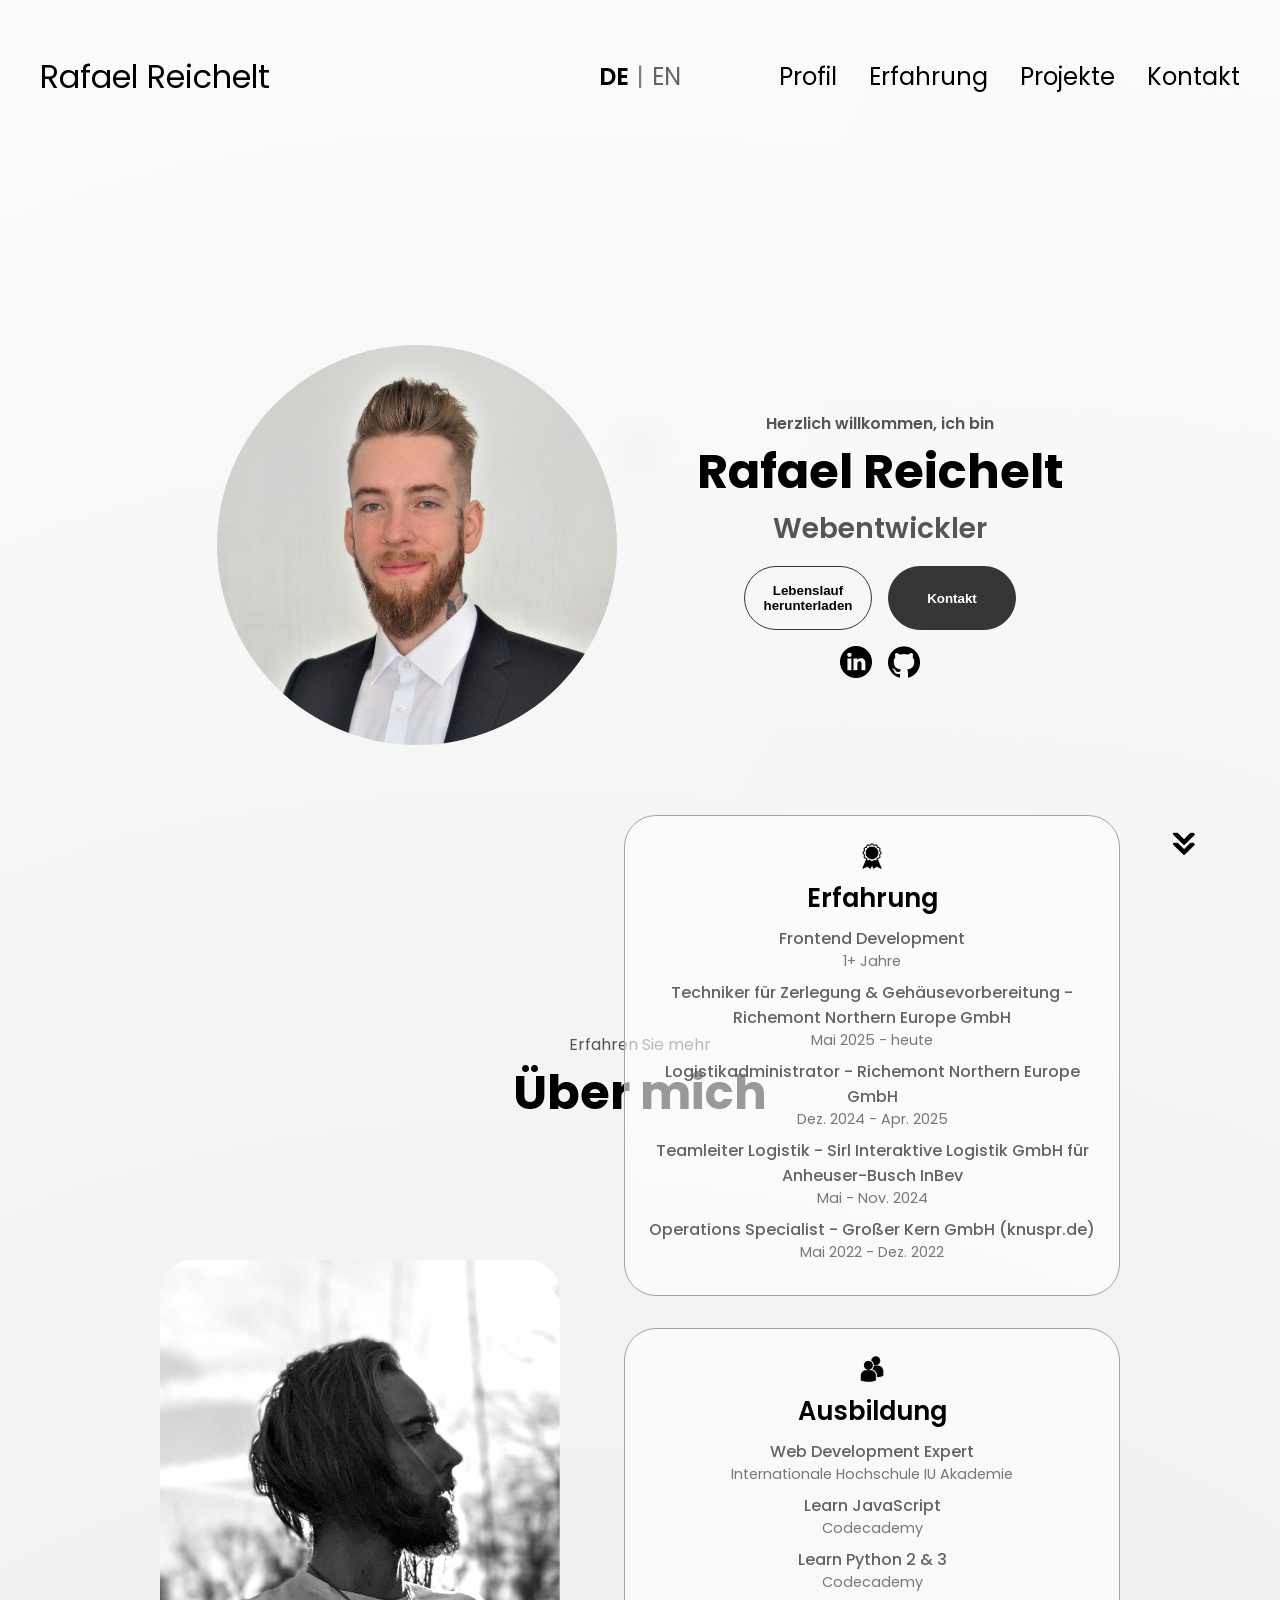
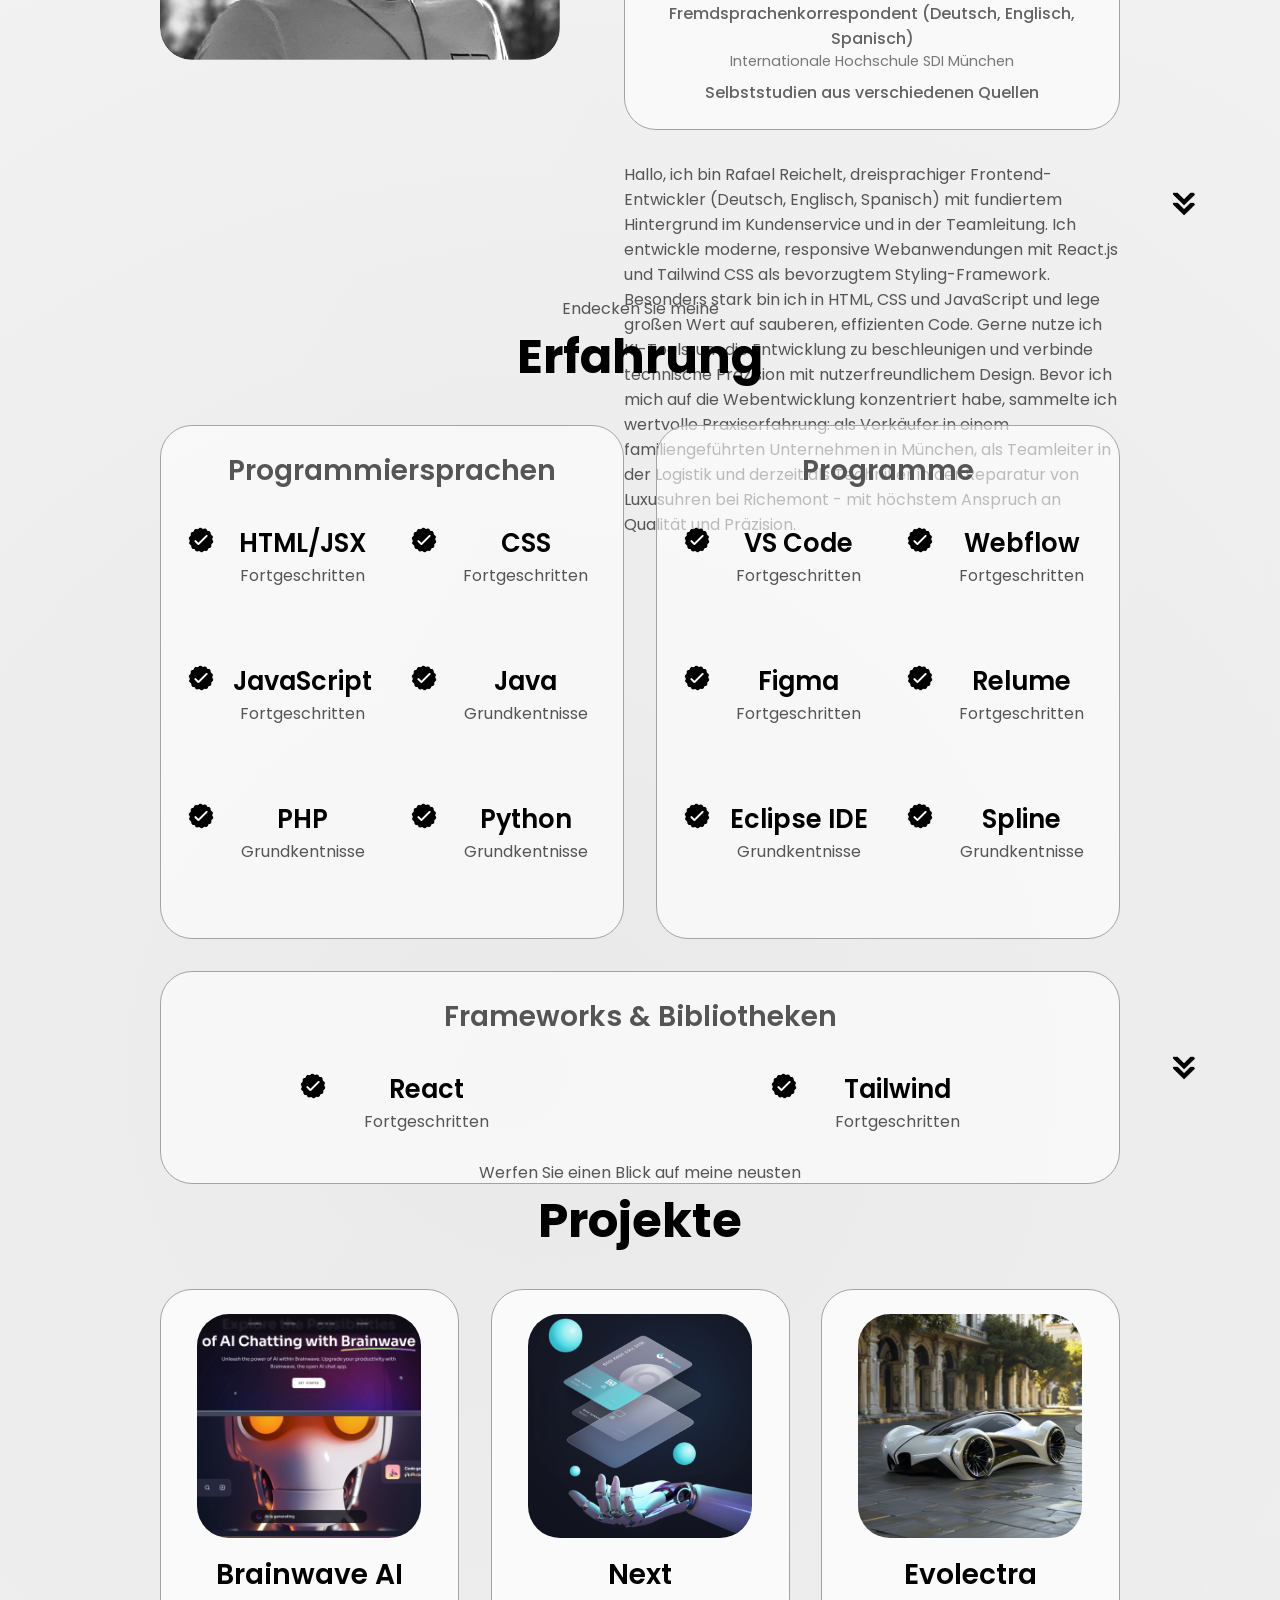
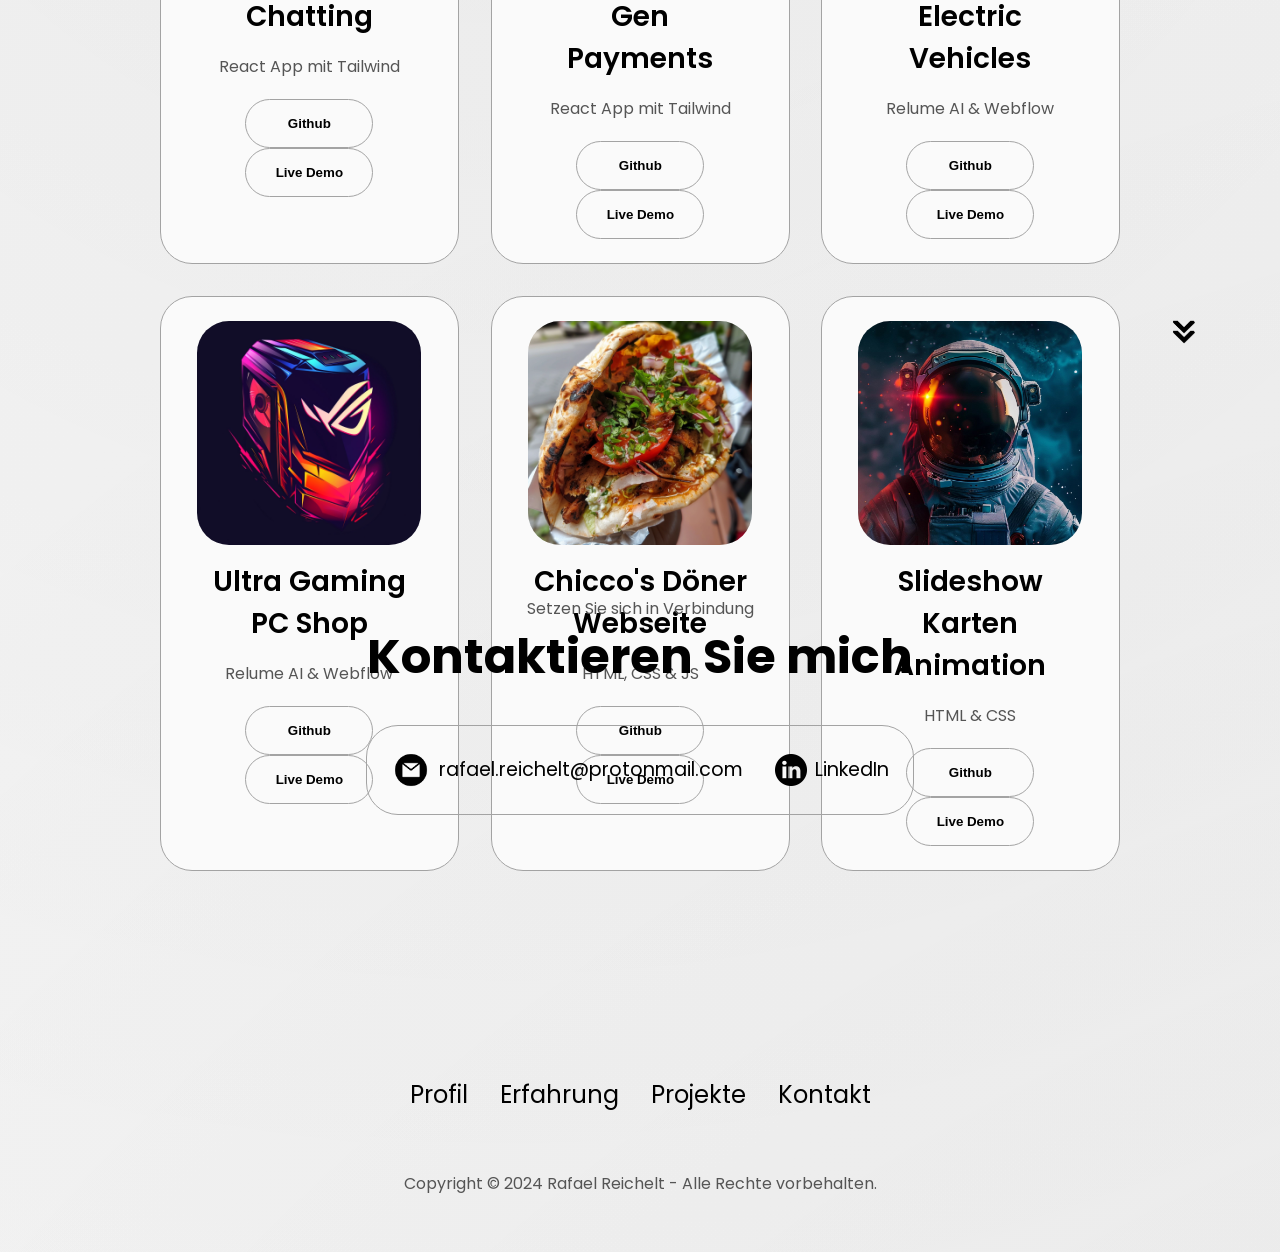
<file: index-de.html>
<!DOCTYPE html>
<html lang="de">
<head>
    <meta charset="UTF-8">
    <meta name="viewport" content="width=device-width, initial-scale=1.0">
    <title>Mein Portfolio</title>
    <link rel="stylesheet" href="style.css" />
    <link rel="stylesheet" href="mediaqueries.css" />
</head>
<body>
    <nav id="desktop-nav">
        <div class="nav-left">
            <div class="logo">
                <a href="#">Rafael Reichelt</a>            
            </div>
        </div>

        <div class="nav-center">
            <div class="language-switch">
                <a href="index-de.html" class="active">DE</a>
                <span>|</span>
                <a href="index-en.html">EN</a>
            </div>
        </div>

        <div class="nav-right">
            <ul class="nav-links">
                <li><a href="#profile">Profil</a></li>
                <li><a href="#experience">Erfahrung</a></li>
                <li><a href="#projects">Projekte</a></li>
                <li><a href="#contact">Kontakt</a></li>
            </ul>
        </div>
    </nav>
    <nav id="hamburger-nav">
        <div class="nav-top">
            <div class="logo">Rafael Reichelt</div>

            <div class="hamburger-icon" onclick="toggleMenu()">
                <span></span>
                <span></span>
                <span></span>
            </div>
        </div>

        <div class="menu-links">
            <a href="#profile" onclick="toggleMenu()">Profil</a>
            <a href="#experience" onclick="toggleMenu()">Erfahrung</a>
            <a href="#projects" onclick="toggleMenu()">Projekte</a>
            <a href="#contact" onclick="toggleMenu()">Kontakt</a>

            <div class="language-switch">
                <a href="index-de.html">DE</a>
                <span>|</span>
                <a href="index-en.html">EN</a>
            </div>
        </div>
    </nav>
    <section id="profile">
        <div class="section__pic-container tilt",
        >
            <img src="./assets/ProfilBild.png" alt="Rafael Reichelt profile picture">
        </div>
        <div class="section__text">
            <p class="section__text__p1">Herzlich willkommen, ich bin</p>
            <h1 class="title">Rafael Reichelt</h1>
            <p class="section__text__p2">Webentwickler</p>
            <div class="btn-container">
                <button 
                 class="btn btn-color-2" 
                 onclick="window.open('./assets/')"
                 >Lebenslauf herunterladen</button>
                 <button 
                 class="btn btn-color-1" 
                 onclick="location.href='./#contact'"
                 >Kontakt</button>
            </div>
            <div id="socials-container">
                <img 
                src="./assets/linkedin.png" 
                alt="My LinkedIn profile" 
                class="icon" 
                onclick="location.href='https://www.linkedin.com/in/rafael-reichelt-0a33362b8/'">
                <img 
                src="./assets/github.png" 
                alt="My Github profile" 
                class="icon" 
                onclick="location.href='https://github.com/rafar95'">
            </div>
        </div>
        <img
        src="./assets/arrow.png" 
        alt="Arrow icon" 
        class="icon arrow"
        onclick="location.href='#about'"/>
    </section>
    <section id="about">
        <p class="section__text__p1">Erfahren Sie mehr</p>
        <h1 class="title">Über mich</h1>
        <div class="section-container">
            <div class="section__pic-container2">
                <img 
                src="./assets/ProfilBild2.png" 
                alt="Profile picture"
                class="about-pic">
            </div>
            <div class="about-details-container">
                <div class="about-containers">
                    <div class="details-container">
                        <img 
                        src="./assets/experience.png" 
                        alt="experience icon"
                        class="icon"/>
                        <h3>Erfahrung</h3>
                        <p class="job">Frontend Development</p><p class="date">1+ Jahre</p>
                        <p class="job">Techniker für Zerlegung & Gehäusevorbereitung - Richemont Northern Europe GmbH</p><p class="date">Mai 2025 - heute</p>
                        <p class="job">Logistikadministrator - Richemont Northern Europe GmbH</p><p class="date">Dez. 2024 - Apr. 2025</p>
                        <p class="job">Teamleiter Logistik - Sirl Interaktive Logistik GmbH für Anheuser-Busch InBev</p><p class="date">Mai - Nov. 2024</p>
                        <p class="job">Operations Specialist - Großer Kern GmbH (knuspr.de)</p><p class="date">Mai 2022 - Dez. 2022</p>
                    </div>
                    <div class="details-container">
                        <img 
                        src="./assets/education.png" 
                        alt="Education icon"
                        class="icon"/>
                        <h3>Ausbildung</h3>
                        <p class="job">Web Development Expert</p><p class="date">Internationale Hochschule IU Akademie</p><p class="job">Learn JavaScript</p><p class="date">Codecademy</p></p>
                        <p class="job">Learn Python 2 & 3</p><p class="date">Codecademy</p><p class="job">Fremdsprachenkorrespondent (Deutsch, Englisch, Spanisch)</p>
                        <p class="date">Internationale Hochschule SDI München</p>
                        <p class="job">Selbststudien aus verschiedenen Quellen</p>
                    </div>
                </div>
                <div class="text-container">
                    <p>Hallo, ich bin Rafael Reichelt, dreisprachiger Frontend-Entwickler (Deutsch, Englisch, Spanisch) mit fundiertem Hintergrund im Kundenservice und in der Teamleitung. 
                        Ich entwickle moderne, responsive Webanwendungen mit React.js und Tailwind CSS als bevorzugtem Styling-Framework. 
                        Besonders stark bin ich in HTML, CSS und JavaScript und lege großen Wert auf sauberen, effizienten Code. 
                        Gerne nutze ich KI-Tools, um die Entwicklung zu beschleunigen und verbinde technische Präzision mit nutzerfreundlichem Design.
                        Bevor ich mich auf die Webentwicklung konzentriert habe, sammelte ich wertvolle Praxiserfahrung: als Verkäufer in einem familiengeführten Unternehmen in München, 
                        als Teamleiter in der Logistik und derzeit als Techniker in der Reparatur von Luxusuhren bei Richemont - mit höchstem Anspruch an Qualität und Präzision.</p>
                </div>
            </div>
        </div>
        <img 
        src="./assets/arrow.png" 
        alt="Arrow icon" 
        class="icon arrow"
        onclick="location.href='#experience'"
        />
    </section>
    <section id="experience">
        <p class="section__text__p1">Endecken Sie meine</p>
        <h1 class="title">Erfahrung</h1>
        <div class="experience-details-container">
            <div class="about-containers">
                <div class="details-container">
                    <h2 class="experience-sub-title">Programmiersprachen</h2>
                    <div class="article-container">
                        <article class="skill">
                            <img 
                            src="./assets/checkmark.png" 
                            alt="Experience icon"
                            class="icon"
                            >
                            <div>
                                <h3>HTML/JSX</h3>
                                <p>Fortgeschritten</p>
                                <span class="tooltip">Verwendet in 9+ Projekten</span>
                            </div>
                        </article>
                        <article class="skill">
                            <img 
                            src="./assets/checkmark.png" 
                            alt="Experience icon"
                            class="icon"
                            >
                            <div>
                                <h3>CSS</h3>
                                <p>Fortgeschritten</p>
                                <span class="tooltip">Verwendet in 9+ Projekten</span>
                            </div>
                        </article>
                        <article class="skill">
                            <img 
                            src="./assets/checkmark.png" 
                            alt="Experience icon"
                            class="icon"
                            >
                            <div>
                                <h3>JavaScript</h3>
                                <p>Fortgeschritten</p>
                                <span class="tooltip">Verwendet in 5+ Projekten</span>
                            </div>
                        </article>
                        <article class="skill">
                            <img 
                            src="./assets/checkmark.png" 
                            alt="Experience icon"
                            class="icon"
                            >
                            <div>
                                <h3>Java</h3>
                                <p>Grundkentnisse</p>
                                <span class="tooltip">Verwendet in 2+ Projekten</span>
                            </div>
                        </article>
                        <article class="skill">
                            <img 
                            src="./assets/checkmark.png" 
                            alt="Experience icon"
                            class="icon"
                            >
                            <div>
                                <h3>PHP</h3>
                                <p>Grundkentnisse</p>
                                <span class="tooltip">Verwendet in 2+ Projekten</span>
                            </div>
                        </article>
                        <article class="skill">
                            <img 
                            src="./assets/checkmark.png" 
                            alt="Experience icon"
                            class="icon"
                            >
                            <div>
                                <h3>Python</h3>
                                <p>Grundkentnisse</p>
                                <span class="tooltip">Verwendet in 2+ Projekten</span>
                            </div>
                        </article>
                    </div>
                </div>
                <div class="details-container">
                    <h2 class="experience-sub-title">Programme</h2>
                    <div class="article-container">
                        <article class="skill">
                            <img 
                            src="./assets/checkmark.png" 
                            alt="Experience icon"
                            class="icon"
                            >
                            <div>
                                <h3>VS Code</h3>
                                <p>Fortgeschritten</p>
                                <span class="tooltip">Verwendet in 9+ Projekten</span>
                            </div>
                        </article>
                        <article class="skill">
                            <img 
                            src="./assets/checkmark.png" 
                            alt="Experience icon"
                            class="icon"
                            >
                            <div>
                                <h3>Webflow</h3>
                                <p>Fortgeschritten</p>
                                <span class="tooltip">Verwendet in 4+ Projekten</span>
                            </div>
                        </article>
                        <article class="skill">
                            <img 
                            src="./assets/checkmark.png" 
                            alt="Experience icon"
                            class="icon"
                            >
                            <div>
                                <h3>Figma</h3>
                                <p>Fortgeschritten</p>
                                <span class="tooltip">Verwendet in 3+ Projekten</span>
                            </div>
                        </article>
                        <article class="skill">
                            <img 
                            src="./assets/checkmark.png" 
                            alt="Experience icon"
                            class="icon"
                            >
                            <div>
                                <h3>Relume</h3>
                                <p>Fortgeschritten</p>
                                <span class="tooltip">Verwendet in 3+ Projekten</span>
                            </div>
                        </article>
                        <article class="skill">
                            <img 
                            src="./assets/checkmark.png" 
                            alt="Experience icon"
                            class="icon"
                            >
                            <div>
                                <h3>Eclipse IDE</h3>
                                <p>Grundkentnisse</p>
                                <span class="tooltip">Verwendet in 2+ Projekten</span>
                            </div>
                        </article>
                        <article class="skill">
                            <img 
                            src="./assets/checkmark.png" 
                            alt="Experience icon"
                            class="icon"
                            >
                            <div>
                                <h3>Spline</h3>
                                <p>Grundkentnisse</p>
                                <span class="tooltip">Verwendet in 2+ Projekten</span>
                            </div>
                        </article>
                    </div>
                </div>
                <div class="details-container">
                    <h2 class="experience-sub-title">Frameworks & Bibliotheken</h2>
                    <div class="article-container">
                        <article class="skill">
                            <img 
                            src="./assets/checkmark.png" 
                            alt="Experience icon"
                            class="icon"
                            >
                            <div>
                                <h3>React</h3>
                                <p>Fortgeschritten</p>
                                <span class="tooltip">Verwendet in 3+ Projekten</span>
                            </div>
                        </article>
                        <article class="skill">
                            <img 
                            src="./assets/checkmark.png" 
                            alt="Experience icon"
                            class="icon"
                            >
                            <div>
                                <h3>Tailwind</h3>
                                <p>Fortgeschritten</p>
                                <span class="tooltip">Verwendet in 3+ Projekten</span>
                            </div>
                        </article>
                    </div>
                </div>
            </div>
        </div>
        <img 
        src="./assets/arrow.png" 
        alt="Arrow icon" 
        class="icon arrow"
        onclick="location.href='#projects'"/>
    </section>
    <section id="projects">
        <p class="section__text__p1">Werfen Sie einen Blick auf meine neusten</p>
        <h1 class="title">Projekte</h1>
        <div class="experience-details-container">
            <div class="about-containers">
                <div class="details-container-project color-container">
                    <div class="article-container">
                        <img 
                        src="./assets/Brainwave.png" 
                        alt="Project 1" 
                        class="project-img"
                        />
                    </div>
                    <h2 class="experience-sub-title project-title">Brainwave AI Chatting</h2>
                    <p class="ki-text">React App mit Tailwind</p>
                    <div class="button-container">
                        <button class="btn btn-color-2 project-btn" 
                        onclick="location.href='https://github.com/rafar95/React_Project'">
                            Github
                        </button>
                        <button class="btn btn-color-2 project-btn" 
                        onclick="location.href='https://brainwave-by-rafael.de/'">
                            Live Demo
                        </button>
                    </div>
                    </div>
                <div class="details-container-project color-container">
                    <div class="article-container">
                        <img 
                        src="./assets/NexGenPayments.png" 
                        alt="Project 1" 
                        class="project-img"
                        />
                    </div>
                    <h2 class="experience-sub-title project-title">Next <br>Gen<br> Payments</h2>
                    <p class="ki-text">React App mit Tailwind</p>
                    <div class="button-container">
                        <button class="btn btn-color-2 project-btn" 
                        onclick="location.href='https://github.com/rafar95/React_Project'">
                            Github
                        </button>
                        <button class="btn btn-color-2 project-btn" 
                        onclick="location.href='https://rafael-reichelt.de/'">
                            Live Demo
                        </button>
                    </div>
                    </div>
                <div class="details-container-project color-container">
                    <div class="article-container">
                        <img 
                        src="./assets/evolectra.webp" 
                        alt="Project 1" 
                        class="project-img"
                        />
                    </div>
                    <h2 class="experience-sub-title project-title">Evolectra Electric Vehicles</h2>
                    <p class="ki-text">Relume AI & Webflow</p>
                    <div class="button-container">
                        <button class="btn btn-color-2 project-btn" 
                        onclick="location.href='https://github.com/rafar95/Relume-AI-PC-Shop'">
                            Github
                        </button>
                        <button class="btn btn-color-2 project-btn" 
                        onclick="location.href='https://evolectra.de/'">
                            Live Demo
                        </button>
                    </div>
                    </div>
                <div class="details-container-project color-container">
                <div class="article-container">
                    <img 
                    src="./assets/Shop.webp" 
                    alt="Project 1" 
                    class="project-img"
                    />
                </div>
                <h2 class="experience-sub-title project-title">Ultra Gaming PC Shop</h2>
                <p class="ki-text">Relume AI & Webflow</p>
                <div class="button-container">
                    <button class="btn btn-color-2 project-btn" 
                    onclick="location.href='https://github.com/rafar95/Relume-AI-PC-Shop'">
                        Github
                    </button>
                    <button class="btn btn-color-2 project-btn" 
                    onclick="location.href='https://ultragaming.shop/'">
                        Live Demo
                    </button>
                </div>
                </div>
                <div class="details-container-project color-container">
                    <div class="article-container">
                        <img 
                        src="./assets/Kebab.webp" 
                        alt="Project 1" 
                        class="project-img"
                        />
                    </div>
                    <h2 class="experience-sub-title project-title">Chicco's Döner Webseite</h2>
                    <p class="ki-text">HTML, CSS & JS</p>
                    <div class="button-container">
                        <button class="btn btn-color-2 project-btn" 
                        onclick="location.href='https://github.com/rafar95/doener-shop'">
                            Github
                        </button>
                        <button class="btn btn-color-2 project-btn" 
                        onclick="location.href='https://test-doener.netlify.app/'">
                            Live Demo
                        </button>
                    </div>
                </div>
                <div class="details-container-project color-container">
                <div class="article-container">
                    <img 
                    src="./assets/Astro.jpg" 
                    alt="Project 2" 
                    class="project-img"
                    />
                </div>
                <h2 class="experience-sub-title project-title">Slideshow Karten Animation</h2>
                <p class="animation">HTML & CSS</p>
                <div class="button-container">
                    <button class="btn btn-color-2 project-btn" 
                    onclick="location.href='https://github.com/rafar95/Slide-Show-Website'">
                        Github
                    </button>
                    <button class="btn btn-color-2 project-btn" 
                    onclick="location.href='https://slideshow-project.netlify.app/'">
                        Live Demo
                    </button>
                </div>
                </div>
            </div>
        </div>
        <img 
        src="./assets/arrow.png" 
        alt="Arrow icon" 
        class="icon arrow"
        onclick="location.href='#contact'"
        />
    </section>
    <section id="contact">
        <p class="section__text__p1">Setzen Sie sich in Verbindung</p>
        <h1 class="title">Kontaktieren Sie mich</h1>
        <div class="contact-info-upper-container">
            <div class="contact-info-container">
                <img 
                src="./assets/email.png"
                alt="Email icon" 
                class="icon contact-icon email-icon"
                />
                <p><a href="mailto:examplemail@gmail.com">rafael.reichelt@protonmail.com</a></p>
            </div>
            <div class="contact-info-container">
                <img 
                src="./assets/linkedin.png"
                alt="LinkedIn icon" 
                class="icon contact-icon"
                />
                <p><a href="https://www.linkedin.com/in/rafael-reichelt-0a33362b8/">LinkedIn</a></p>
            </div>
        </div>
    </section>
    <footer>
        <nav>
            <div class="nav-links-container">
                <ul class="nav-links">
                    <li><a href="#about">Profil</a></li>
                    <li><a href="#experience">Erfahrung</a></li>
                    <li><a href="#projects">Projekte</a></li>
                    <li><a href="#contact">Kontakt</a></li>
                </ul>
            </div>
        </nav>
        <p>Copyright &#169; 2024 Rafael Reichelt - Alle Rechte vorbehalten.</p>
    </footer>
    <script src="script.js"></script> 
</body>
</html>
</file>
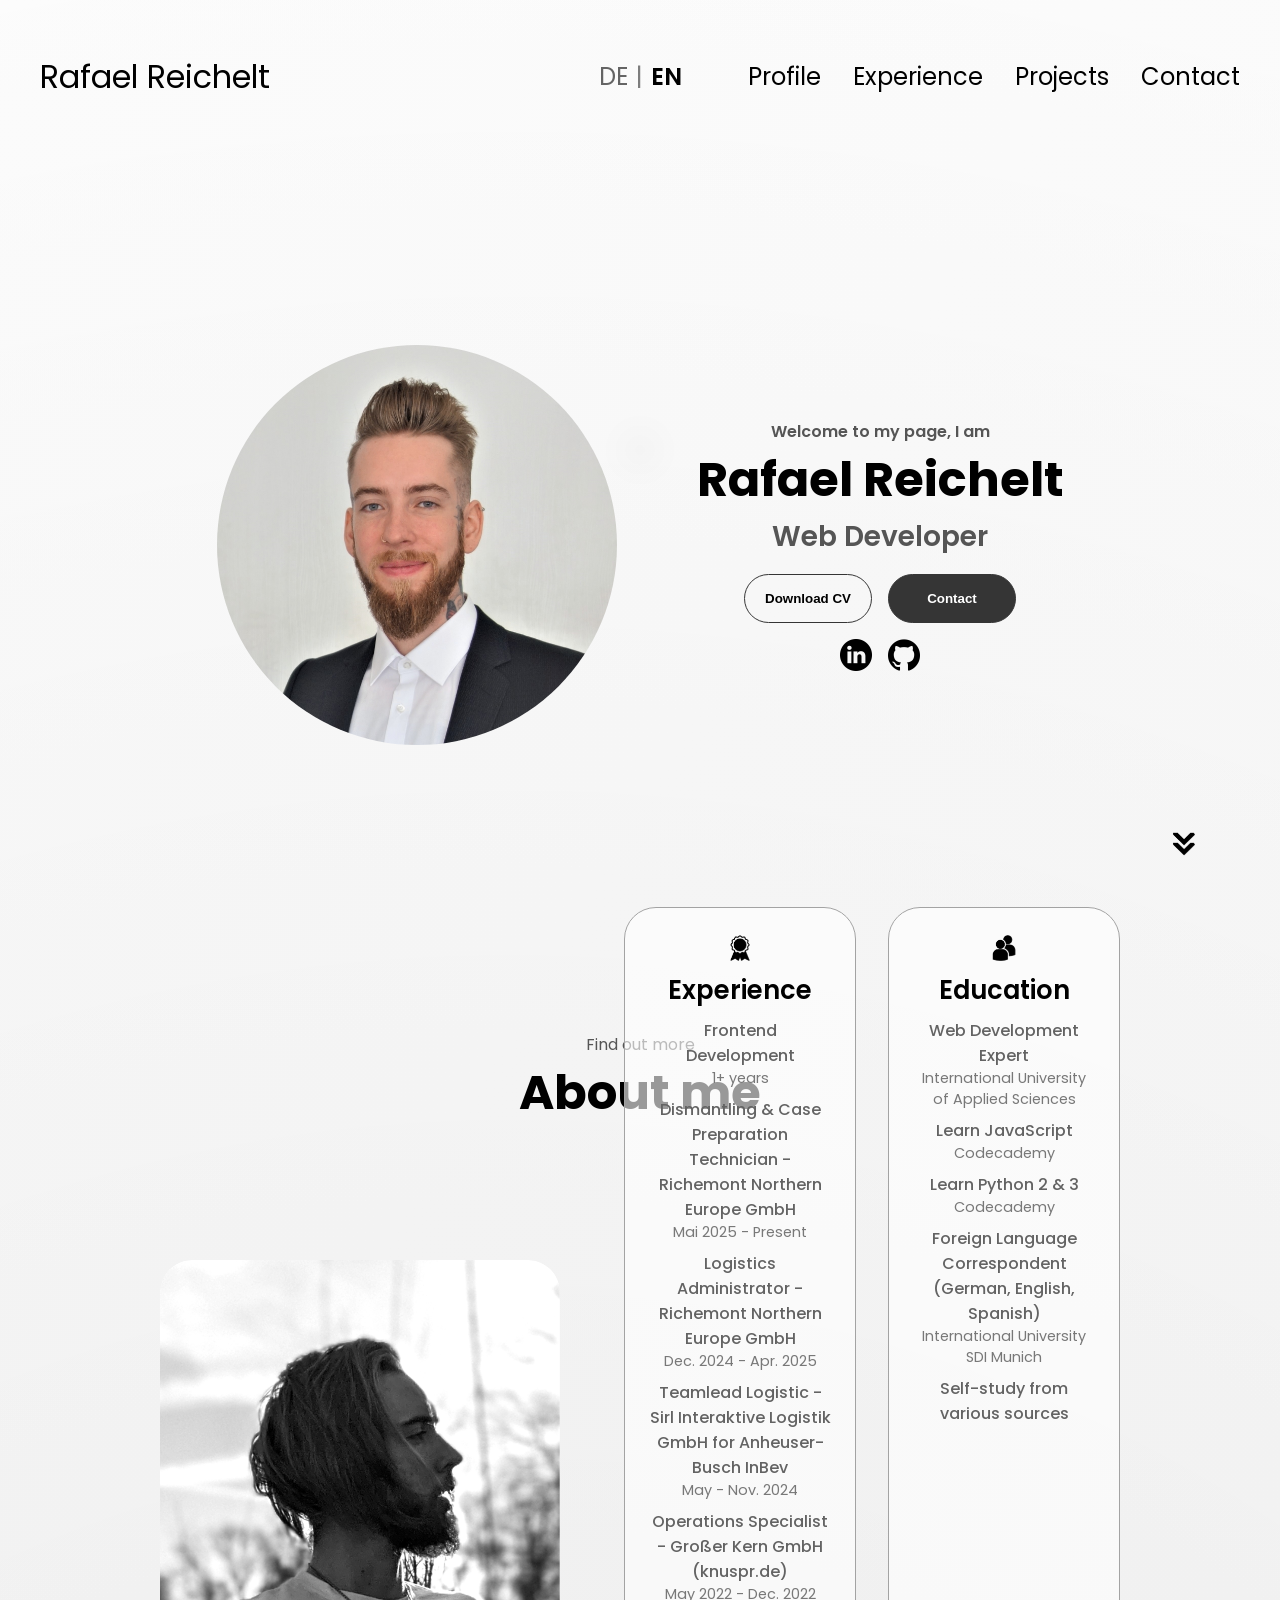
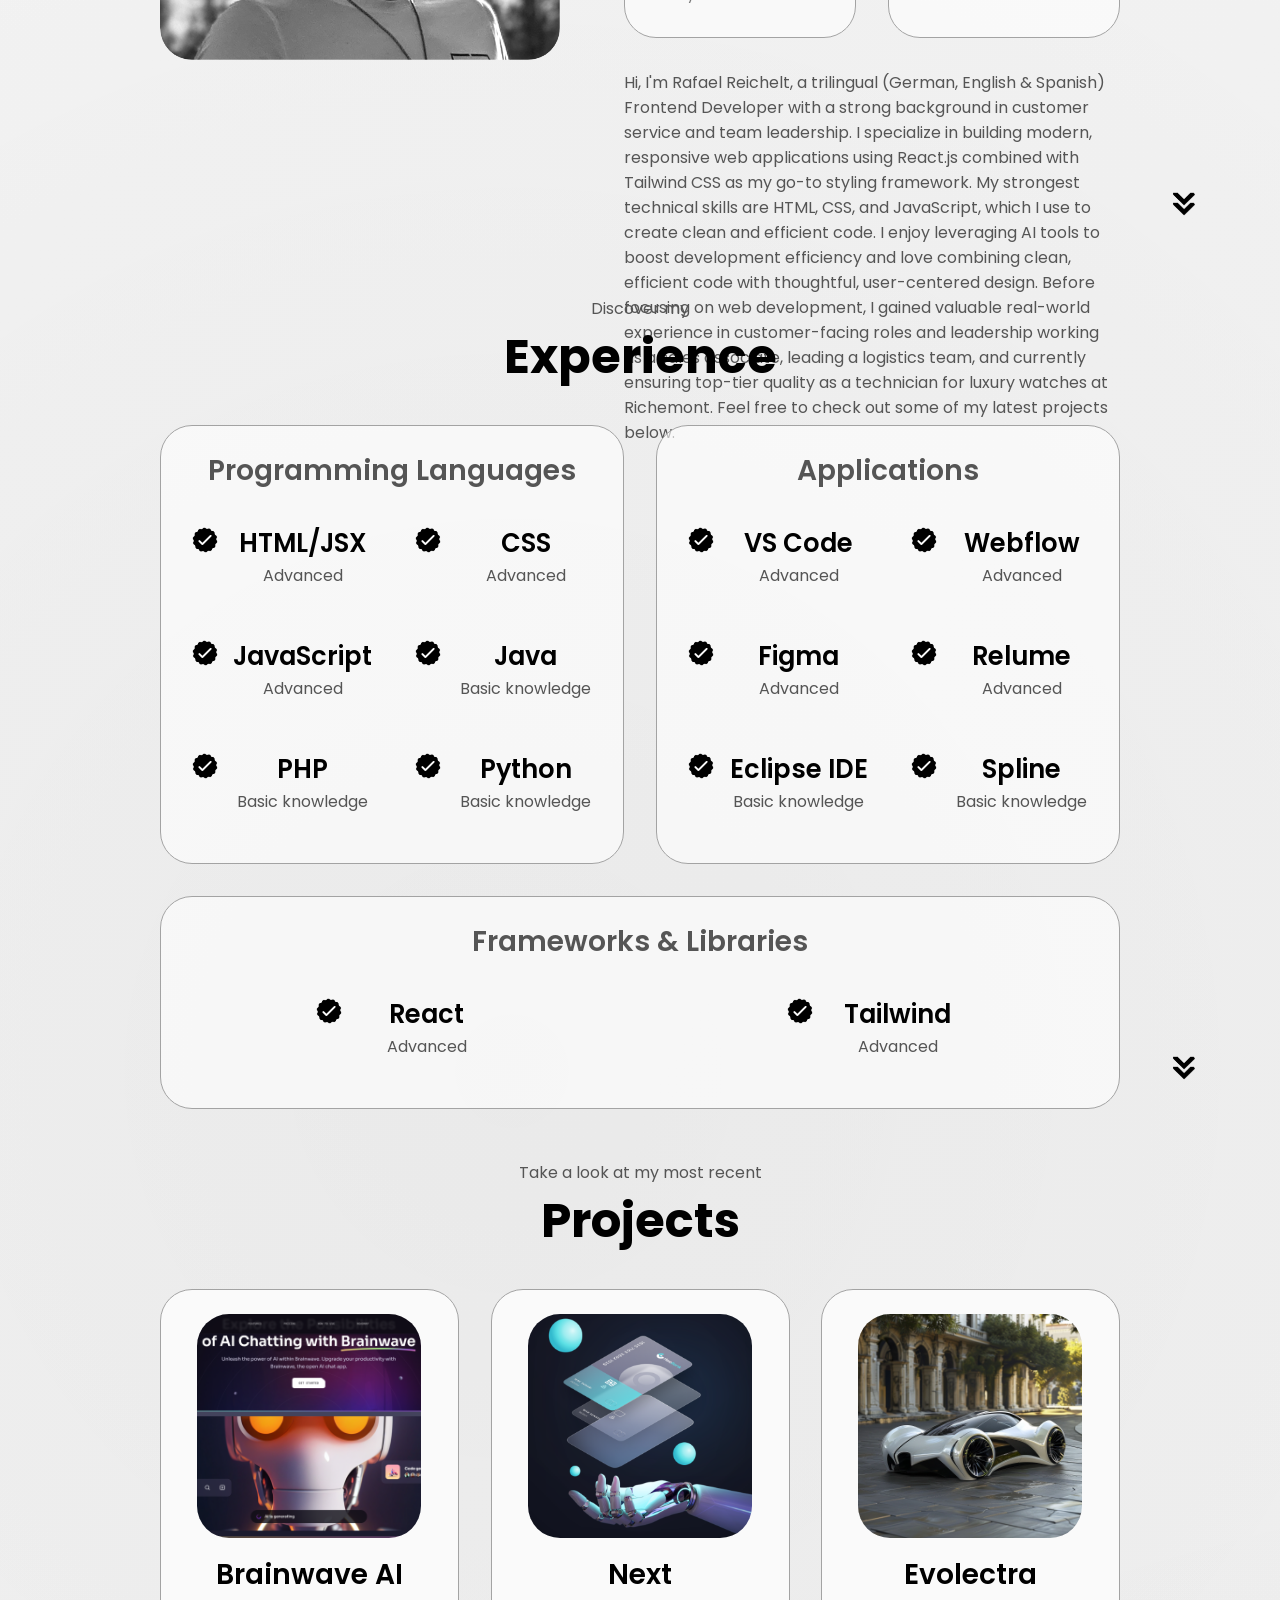
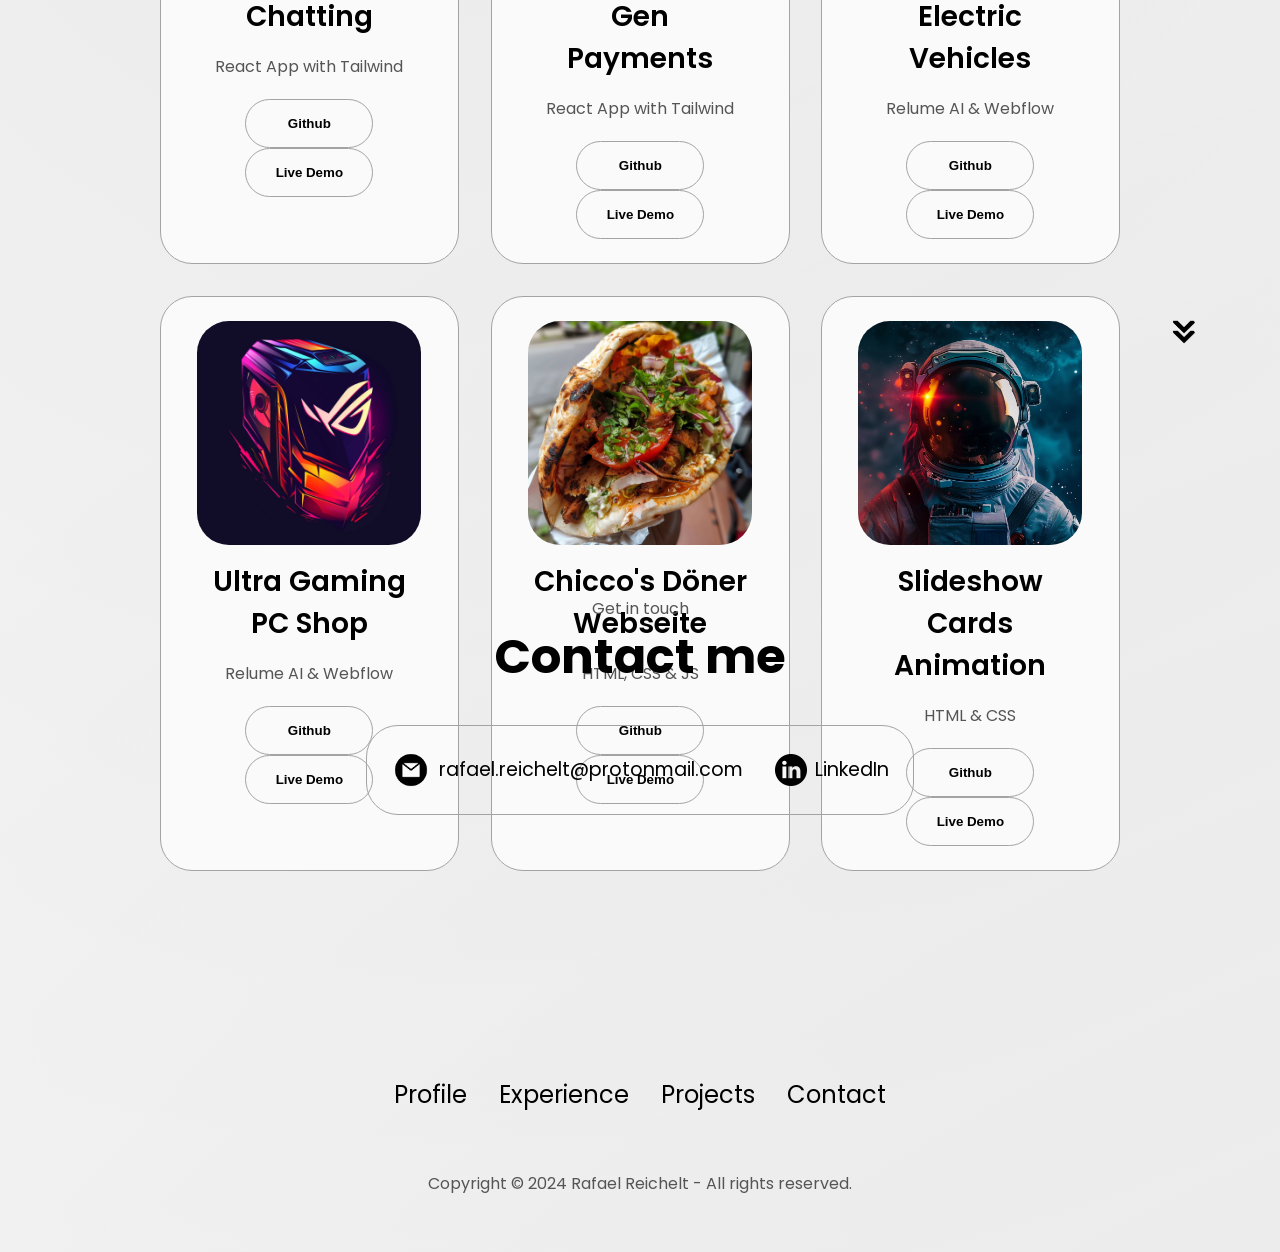
<file: index-en.html>
<!DOCTYPE html>
<html lang="en">
<head>
    <meta charset="UTF-8">
    <meta name="viewport" content="width=device-width, initial-scale=1.0">
    <title>My Portfolio</title>
    <link rel="stylesheet" href="style.css" />
    <link rel="stylesheet" href="mediaqueries.css" />
</head>
<body>
    <nav id="desktop-nav">
        <div class="nav-left">
            <div class="logo">
                <a href="#">Rafael Reichelt</a>              
            </div>
        </div>

        <div class="nav-center">
            <div class="language-switch">
                <a href="index-de.html">DE</a>
                <span>|</span>
                <a href="index-en.html" class="active">EN</a>
            </div>
        </div>

        <div class="nav-right">
            <ul class="nav-links">
                <li><a href="#profile">Profile</a></li>
                <li><a href="#experience">Experience</a></li>
                <li><a href="#projects">Projects</a></li>
                <li><a href="#contact">Contact</a></li>
            </ul>
        </div>
    </nav>
    <nav id="hamburger-nav">
        <div class="nav-top">
            <div class="logo">Rafael Reichelt</div>

            <div class="hamburger-icon" onclick="toggleMenu()">
                <span></span>
                <span></span>
                <span></span>
            </div>
        </div>

        <div class="menu-links">
            <a href="#profile" onclick="toggleMenu()">Profile</a>
            <a href="#experience" onclick="toggleMenu()">Experience</a>
            <a href="#projects" onclick="toggleMenu()">Projects</a>
            <a href="#contact" onclick="toggleMenu()">Contact</a>

            <div class="language-switch">
                <a href="index-de.html">DE</a>
                <span>|</span>
                <a href="index-en.html">EN</a>
            </div>
        </div>
    </nav>
    <section id="profile">
        <div class="section__pic-container tilt">
            <img src="./assets/ProfilBild.png" alt="Rafael Reichelt profile picture">
        </div>
        <div class="section__text">
            <p class="section__text__p1">Welcome to my page, I am</p>
            <h1 class="title_name">Rafael Reichelt</h1>
            <p class="section__text__p2">Web Developer</p>
            <div class="btn-container">
                <button 
                 class="btn btn-color-2"
                 onclick="window.open('./assets/')"
                 >Download CV</button>
                 <button 
                 class="btn btn-color-1" 
                 onclick="location.href='./#contact'"
                 >Contact</button>
            </div>
            <div id="socials-container">
                <img 
                src="./assets/linkedin.png" 
                alt="My LinkedIn profile" 
                class="icon" 
                onclick="location.href='https://www.linkedin.com/in/rafael-reichelt-0a33362b8/'">
                <img 
                src="./assets/github.png" 
                alt="My Github profile" 
                class="icon" 
                onclick="location.href='https://github.com/rafar95'">
            </div>
        </div>
        <img 
        src="./assets/arrow.png" 
        alt="Arrow icon" 
        class="icon arrow"
        onclick="location.href='#about'"/>
    </section>
    <section id="about">
        <p class="section__text__p1">Find out more</p>
        <h1 class="title">About me</h1>
        <div class="section-container">
            <div class="section__pic-container2">
                <img 
                src="./assets/ProfilBild2.png" 
                alt="Profile picture"
                class="about-pic">
            </div>
            <div class="about-details-container">
                <div class="about-containers">
                    <div class="details-container">
                        <img 
                        src="./assets/experience.png" 
                        alt="experience icon"
                        class="icon"/>
                        <h3>Experience</h3>
                        <p class="job">Frontend Development</p><p class="date">1+ years</p>
                        <p class="job">Dismantling & Case Preparation Technician - Richemont Northern Europe GmbH</p><p class="date">Mai 2025 - Present</p>
                        <p class="job">Logistics Administrator - Richemont Northern Europe GmbH</p><p class="date">Dec. 2024 - Apr. 2025</p>
                        <p class="job">Teamlead Logistic - Sirl Interaktive Logistik GmbH for Anheuser-Busch InBev</p><p class="date">May - Nov. 2024</p>
                        <p class="job">Operations Specialist - Großer Kern GmbH (knuspr.de)</p><p class="date">May 2022 - Dec. 2022</p>
                    </div>
                    <div class="details-container">
                        <img 
                        src="./assets/education.png" 
                        alt="Education icon"
                        class="icon"/>
                        <h3>Education</h3>
                        <p class="job">Web Development Expert</p><p class="date">International University of Applied Sciences</p><p class="job">Learn JavaScript</p><p class="date">Codecademy</p>
                        <p class="job">Learn Python 2 & 3</p><p class="date">Codecademy</p><p class="job">Foreign Language Correspondent (German, English, Spanish)</p>
                        <p class="date">International University SDI Munich</p><p class="job">Self-study from various sources</p>
                    </div>
                </div>
                <div class="text-container">
                    <p>Hi, I'm Rafael Reichelt, a trilingual (German, English & Spanish) Frontend Developer with a strong background in customer service and team leadership.
                        I specialize in building modern, responsive web applications using React.js combined with Tailwind CSS as my go-to styling framework. 
                        My strongest technical skills are HTML, CSS, and JavaScript, which I use to create clean and efficient code.
                        I enjoy leveraging AI tools to boost development efficiency and love combining clean, efficient code with thoughtful, user-centered design. 
                        Before focusing on web development, I gained valuable real-world experience in customer-facing roles and leadership working as a sales associate, 
                        leading a logistics team, and currently ensuring top-tier quality as a technician for luxury watches at Richemont. 
                        Feel free to check out some of my latest projects below.</p>
                </div>
            </div>
        </div>
        <img 
        src="./assets/arrow.png" 
        alt="Arrow icon" 
        class="icon arrow"
        onclick="location.href='#experience'"
        />
    </section>
    <section id="experience">
        <p class="section__text__p1">Discover my</p>
        <h1 class="title">Experience</h1>
        <div class="experience-details-container">
            <div class="about-containers">
                <div class="details-container">
                    <h2 class="experience-sub-title">Programming Languages</h2>
                    <div class="article-container">
                        <article class="skill">
                            <img 
                            src="./assets/checkmark.png" 
                            alt="Experience icon"
                            class="icon"
                            >
                            <div>
                                <h3>HTML/JSX</h3>
                                <p>Advanced</p>
                                <span class="tooltip">Used in 9+ projects</span>
                            </div>
                        </article>
                        <article class="skill">
                            <img 
                            src="./assets/checkmark.png" 
                            alt="Experience icon"
                            class="icon"
                            >
                            <div>
                                <h3>CSS</h3>
                                <p>Advanced</p>
                                <span class="tooltip">Used in 9+ projects</span>
                            </div>
                        </article>
                        <article class="skill">
                            <img 
                            src="./assets/checkmark.png" 
                            alt="Experience icon"
                            class="icon"
                            >
                            <div>
                                <h3>JavaScript</h3>
                                <p>Advanced</p>
                                <span class="tooltip">Used in 5+ projects</span>
                            </div>
                        </article>
                        <article class="skill">
                            <img 
                            src="./assets/checkmark.png" 
                            alt="Experience icon"
                            class="icon"
                            >
                            <div>
                                <h3>Java</h3>
                                <p>Basic knowledge</p>
                                <span class="tooltip">Used in 2+ projects</span>
                            </div>
                        </article>
                        <article class="skill">
                            <img 
                            src="./assets/checkmark.png" 
                            alt="Experience icon"
                            class="icon"
                            >
                            <div>
                                <h3>PHP</h3>
                                <p>Basic knowledge</p>
                                <span class="tooltip">Used in 2+ projects</span>
                            </div>
                        </article>
                        <article class="skill">
                            <img 
                            src="./assets/checkmark.png" 
                            alt="Experience icon"
                            class="icon"
                            >
                            <div>
                                <h3>Python</h3>
                                <p>Basic knowledge</p>
                                <span class="tooltip">Used in 2+ projects</span>
                            </div>
                        </article>
                    </div>
                </div>
                <div class="details-container">
                    <h2 class="experience-sub-title">Applications</h2>
                    <div class="article-container">
                        <article class="skill">
                            <img 
                            src="./assets/checkmark.png" 
                            alt="Experience icon"
                            class="icon"
                            >
                            <div>
                                <h3>VS Code</h3>
                                <p>Advanced</p>
                                <span class="tooltip">Used in 9+ projects</span>
                            </div>
                        </article>
                        <article class="skill">
                            <img 
                            src="./assets/checkmark.png" 
                            alt="Experience icon"
                            class="icon"
                            >
                            <div>
                                <h3>Webflow</h3>
                                <p>Advanced</p>
                                <span class="tooltip">Used in 4+ projects</span>
                            </div>
                        </article>
                        <article class="skill">
                            <img 
                            src="./assets/checkmark.png" 
                            alt="Experience icon"
                            class="icon"
                            >
                            <div>
                                <h3>Figma</h3>
                                <p>Advanced</p>
                                <span class="tooltip">Used in 3+ projects</span>
                            </div>
                        </article>
                        <article class="skill">
                            <img 
                            src="./assets/checkmark.png" 
                            alt="Experience icon"
                            class="icon"
                            >
                            <div>
                                <h3>Relume</h3>
                                <p>Advanced</p>
                                <span class="tooltip">Used in 3+ projects</span>
                            </div>
                        </article>
                        <article class="skill">
                            <img 
                            src="./assets/checkmark.png" 
                            alt="Experience icon"
                            class="icon"
                            >
                            <div>
                                <h3>Eclipse IDE</h3>
                                <p>Basic knowledge</p>
                                <span class="tooltip">Used in 2+ projects</span>
                            </div>
                        </article>
                        <article class="skill">
                            <img 
                            src="./assets/checkmark.png" 
                            alt="Experience icon"
                            class="icon"
                            >
                            <div>
                                <h3>Spline</h3>
                                <p>Basic knowledge</p>
                                <span class="tooltip">Used in 2+ projects</span>
                            </div>
                        </article>
                    </div>
                </div>
                <div class="details-container">
                    <h2 class="experience-sub-title">Frameworks & Libraries</h2>
                    <div class="article-container">
                        <article class="skill">
                            <img 
                            src="./assets/checkmark.png" 
                            alt="Experience icon"
                            class="icon"
                            >
                            <div>
                                <h3>React</h3>
                                <p>Advanced</p>
                                <span class="tooltip">Used in 3+ projects</span>
                            </div>
                        </article>
                        <article class="skill">
                            <img 
                            src="./assets/checkmark.png" 
                            alt="Experience icon"
                            class="icon"
                            >
                            <div>
                                <h3>Tailwind</h3>
                                <p>Advanced</p>
                                <span class="tooltip">Used in 3+ projects</span>
                            </div>
                        </article>
                    </div>
                </div>
            </div>
        </div>
        <img 
        src="./assets/arrow.png" 
        alt="Arrow icon" 
        class="icon arrow"
        onclick="location.href='#projects'"/>
    </section>
    <section id="projects">
        <p class="section__text__p1">Take a look at my most recent</p>
        <h1 class="title">Projects</h1>
        <div class="experience-details-container">
            <div class="about-containers">
                <div class="details-container-project color-container">
                    <div class="article-container">
                        <img 
                        src="./assets/Brainwave.png" 
                        alt="Project 1" 
                        class="project-img"
                        />
                    </div>
                    <h2 class="experience-sub-title project-title">Brainwave AI Chatting</h2>
                    <p class="ki-text">React App with Tailwind</p>
                    <div class="button-container">
                        <button class="btn btn-color-2 project-btn" 
                        onclick="location.href='https://github.com/rafar95/React_Project'">
                            Github
                        </button>
                        <button class="btn btn-color-2 project-btn" 
                        onclick="location.href='https://brainwave-by-rafael.de/'">
                            Live Demo
                        </button>
                    </div>
                    </div>
                <div class="details-container-project color-container">
                    <div class="article-container">
                        <img 
                        src="./assets/NexGenPayments.png" 
                        alt="Project 1" 
                        class="project-img"
                        />
                    </div>
                    <h2 class="experience-sub-title project-title">Next <br>Gen<br> Payments</h2>
                    <p class="ki-text">React App with Tailwind</p>
                    <div class="button-container">
                        <button class="btn btn-color-2 project-btn" 
                        onclick="location.href='https://github.com/rafar95/React_Project'">
                            Github
                        </button>
                        <button class="btn btn-color-2 project-btn" 
                        onclick="location.href='https://rafael-reichelt.de/'">
                            Live Demo
                        </button>
                    </div>
                    </div>
                <div class="details-container-project color-container">
                    <div class="article-container">
                        <img 
                        src="./assets/evolectra.webp" 
                        alt="Project 1" 
                        class="project-img"
                        />
                    </div>
                    <h2 class="experience-sub-title project-title">Evolectra Electric Vehicles</h2>
                    <p class="ki-text">Relume AI & Webflow</p>
                    <div class="button-container">
                        <button class="btn btn-color-2 project-btn" 
                        onclick="location.href='https://github.com/rafar95/Relume-AI-PC-Shop'">
                            Github
                        </button>
                        <button class="btn btn-color-2 project-btn" 
                        onclick="location.href='https://evolectra.de/'">
                            Live Demo
                        </button>
                    </div>
                    </div>
                <div class="details-container-project color-container">
                <div class="article-container">
                    <img 
                    src="./assets/Shop.webp" 
                    alt="Project 1" 
                    class="project-img"
                    />
                </div>
                <h2 class="experience-sub-title project-title">Ultra Gaming PC Shop</h2>
                <p class="ki-text">Relume AI & Webflow</p>
                <div class="button-container">
                    <button class="btn btn-color-2 project-btn" 
                    onclick="location.href='https://github.com/rafar95/Relume-AI-PC-Shop'">
                        Github
                    </button>
                    <button class="btn btn-color-2 project-btn" 
                    onclick="location.href='https://ultragaming.shop/'">
                        Live Demo
                    </button>
                </div>
                </div>
                <div class="details-container-project color-container">
                    <div class="article-container">
                        <img 
                        src="./assets/Kebab.webp" 
                        alt="Project 1" 
                        class="project-img"
                        />
                    </div>
                    <h2 class="experience-sub-title project-title">Chicco's Döner Webseite</h2>
                    <p class="ki-text">HTML, CSS & JS</p>
                    <div class="button-container">
                        <button class="btn btn-color-2 project-btn" 
                        onclick="location.href='https://github.com/rafar95/doener-shop'">
                            Github
                        </button>
                        <button class="btn btn-color-2 project-btn" 
                        onclick="location.href='https://test-doener.netlify.app/'">
                            Live Demo
                        </button>
                    </div>
                </div>
                <div class="details-container-project color-container">
                <div class="article-container">
                    <img 
                    src="./assets/Astro.jpg" 
                    alt="Project 2" 
                    class="project-img"
                    />
                </div>
                <h2 class="experience-sub-title project-title">Slideshow Cards Animation</h2>
                <p class="animation">HTML & CSS</p>
                <div class="button-container">
                    <button class="btn btn-color-2 project-btn" 
                    onclick="location.href='https://github.com/rafar95/Slide-Show-Website'">
                        Github
                    </button>
                    <button class="btn btn-color-2 project-btn" 
                    onclick="location.href='https://slideshow-project.netlify.app/'">
                        Live Demo
                    </button>
                </div>
                </div>
            </div>
        </div>
        <img 
        src="./assets/arrow.png" 
        alt="Arrow icon" 
        class="icon arrow"
        onclick="location.href='#contact'"
        />
    </section>
    <section id="contact">
        <p class="section__text__p1">Get in touch</p>
        <h1 class="title">Contact me</h1>
        <div class="contact-info-upper-container">
            <div class="contact-info-container">
                <img 
                src="./assets/email.png"
                alt="Email icon" 
                class="icon contact-icon email-icon"
                />
                <p><a href="mailto:examplemail@gmail.com">rafael.reichelt@protonmail.com</a></p>
            </div>
            <div class="contact-info-container">
                <img 
                src="./assets/linkedin.png"
                alt="LinkedIn icon" 
                class="icon contact-icon"
                />
                <p><a href="https://www.linkedin.com/in/rafael-reichelt-0a33362b8/">LinkedIn</a></p>
            </div>
        </div>
    </section>
    <footer>
        <nav>
            <div class="nav-links-container">
                <ul class="nav-links">
                    <li><a href="#about">Profile</a></li>
                    <li><a href="#experience">Experience</a></li>
                    <li><a href="#projects">Projects</a></li>
                    <li><a href="#contact">Contact</a></li>
                </ul>
            </div>
        </nav>
        <p>Copyright &#169; 2024 Rafael Reichelt - All rights reserved.</p>
    </footer>
    <script src="script.js"></script> 
</body>
</html>
</file>
<file: style.css>
/* GENERAL */

@import url('https://fonts.googleapis.com/css2?family=Poppins:wght@300;400;500;600&display=swap');

* {
    margin: 0;
    padding: 0;
}

body {
  font-family: "Poppins", sans-serif;

  background:
    radial-gradient(circle at 20% 30%, rgba(0,0,0,0.08), transparent 50%),
    radial-gradient(circle at 80% 70%, rgba(0,0,0,0.08), transparent 50%),
    linear-gradient(120deg, #ffffff, #f8f8f8);
    background-size: 200% 200%;

    animation: moveLight 12s ease-in-out infinite alternate;
}

@keyframes moveLight {
  0% {
    background-position: 0% 0%, 100% 100%;
  }
  100% {
    background-position: 100% 100%, 0% 0%;
  }
}

html {
    scroll-behavior: smooth;
}

p {
    color: rgb(85, 85, 85);
}

/* TRANSITION */

a, 
.btn {
    transition: all 300ms ease;
}

/* DESKTOP NAV */

nav {
  display: grid;
  grid-template-columns: 1fr auto 1fr;
  align-items: center;
  height: 17vh;
  padding: 0 40px;
}

.nav-left,
.nav-center,
.nav-right {
  display: flex;
  align-items: center;
  height: 100%;
}

.nav-left {
  justify-self: start;
}

.nav-center {
  justify-self: center;
}

.nav-right {
  justify-self: end;
}

.logo {
  display: flex;
  align-items: center;
  height: 100%;
  font-size: 2rem;
}

.logo a {
  display: flex;
  align-items: center;
  height: 100%;
  text-decoration: none;
  color: black;
}

.nav-links {
  display: flex;
  align-items: center;
  gap: 2rem;
  list-style: none;
  font-size: 1.5rem;
  height: 100%;
}

.nav-links li {
  display: flex;
  align-items: center;
  height: 100%;
}

.nav-links a {
  display: flex;
  align-items: center;
  height: 100%;
}

.language-switch {
  display: flex;
  align-items: center;
  gap: 8px;
  font-size: 1.5rem;
  height: 100%;
}

.language-switch span {
  opacity: 0.5;
}

.language-switch a {
  display: flex;
  align-items: center;
  height: 100%;
  text-decoration: none;
  color: black;
  opacity: 0.6;
  transition: 0.2s;
}

.language-switch a:hover {
  color: grey;
}

.language-switch a.active {
  opacity: 1;
  font-weight: 600;
}

a {
  color: black;
  text-decoration: none;
}

a:hover {
  color: grey;
  text-decoration: underline;
  text-underline-offset: 1rem;
  text-decoration-color: rgb(181,181,181);
}

.nav-left a:hover {
  color: black;
  text-decoration: none;
}

#hamburger-nav {
  display: none;
}

/* Hamburger Nav */

#hamburger-nav .nav-top {
  display: flex;
  justify-content: space-between;
  align-items: center;
  width: 100%;
  padding: 20px;
  box-sizing: border-box;
}

#hamburger-nav .logo {
  font-size: 1.5rem;
  white-space: nowrap;
}

.hamburger-icon {
  display: flex;
  flex-direction: column;
  justify-content: space-between;
  height: 20px;
  width: 25px;
  cursor: pointer;
  margin-left: auto; 
}

.hamburger-icon span {
  width: 100%;
  height: 2px;
  background-color: black;
  transition: all 0.3s ease-in-out;
}

.menu-links {
  position: absolute;   
  top: 70px;            
  right: 0;

  display: flex;
  flex-direction: column;
  align-items: center;
  gap: 1.2rem;

  background: white;
  width: 100%;

  max-height: 0;
  overflow: hidden;
  transition: max-height 0.3s ease-in-out;

  padding: 0;

  z-index: 999;         
}

.menu-links.open {
  max-height: 500px;
  padding: 20px 0;
}

.menu-links a {
  font-size: 1.3rem;
  text-decoration: none;
  color: black;
}

.menu-links .language-switch {
  display: flex;
  gap: 8px;
  margin-top: 10px;
}

.menu-links .language-switch a {
  opacity: 0.6;
}

.menu-links .language-switch a.active {
  opacity: 1;
  font-weight: 600;
}

.hamburger-icon.open span:first-child {
  transform: rotate(45deg) translate(5px, 5px);
}

.hamburger-icon.open span:nth-child(2) {
  opacity: 0;
}

.hamburger-icon.open span:last-child {
  transform: rotate(-45deg) translate(5px, -5px);
}

section {
    padding-top: 4vh;
    height: 96vh;
    margin: 0 10rem;
    box-sizing: border-box;
    min-height: fit-content;
}

.section-container {
    display: flex;
}

/* PROFILE SECTION */

#profile {
    display: flex;
    justify-content: center;
    gap: 5rem;
    height: 80vh;
}

.section__pic-container2 {
    display: flex;
    height: 400px;
    width: 400px;
    margin: auto 0;
}

.section__pic-container {
  display: flex;
  height: 400px;
  width: 400px;
  margin: auto 0;
  border-radius: 50%;
  overflow: hidden;
  transition: transform 0.3s ease, box-shadow 0.3s ease;
  position: relative;
  transform-style: preserve-3d;
  will-change: transform;
}

.section__pic-container:hover {
  transform: translateY(-8px) scale(1.03);
  box-shadow: 0 20px 40px rgba(0, 0, 0, 0.15);
}

.section__pic-container img {
  width: 100%;
  height: 100%;
  object-fit: cover;
  transition: transform 0.4s ease;
  transform: scale(1.05);
}

.section__pic-container::before {
  content: "";
  position: absolute;
  inset: 0;
  border-radius: 50%;
  padding: 2px;

  background: linear-gradient(135deg, #999, #e0e0e0, #999);

  -webkit-mask:
    linear-gradient(#fff 0 0) content-box,
    linear-gradient(#fff 0 0);
  -webkit-mask-composite: xor;
  mask-composite: exclude;

  opacity: 0;
  transition: opacity 0.3s ease;
}

.section__pic-container:hover::before {
  opacity: 1;
}

.section__text {
    align-self: center;
    text-align: center;
}

.section__text p {
    font-weight: 600;
}

.section__text__p1 {
    text-align: center;
}

.section__text__p2 {
    font-size: 1.75rem;
    margin-bottom: 1rem;
}

.title {
    font-size: 3rem;
    text-align: center;
}

.title_name {
    font-size: 3rem;
    text-align: center;
}

#socials-container {
    display: flex;
    justify-content: center;
    margin-top: 1rem;
    gap: 1rem;
}

/* ICONS */

.icon {
    cursor: pointer;
    height: 2rem;
}

/* BUTTONS */

.btn-container {
    display: flex;
    justify-content: center;
    gap: 1rem;
}

.btn {
    font-weight: 600;
    transform: all 300 ms ease;
    padding: 1rem;
    width: 8rem;
    border-radius: 2rem;
}

.btn-color-1, .btn-color-2 {
    border: rgb(53, 53, 53) 0.1rem solid;
}

.btn-color-1:hover,
.btn-color-2:hover {
    cursor: pointer;
}

.btn-color-1,
.btn-color-2:hover {
    background: rgb(53, 53, 53);
    color: white;
}

.btn-color-1:hover {
    background: rgb(109, 106, 106);
}
.btn-color-2 {
    background: none;
}

.btn-color-2:hover {
    border: rgb(255, 255, 255) 0.1rem solid;
}

.btn-container {
    gap: 1rem;
}

/* ABOUT SECTION */

#about {
    position: relative;
}

.about-containers {
    gap: 2rem;
    margin-bottom: 2rem;
    margin-top: 2rem;
}

.about-details-container {
    justify-content: center;
    flex-direction: column;
}

.about-containers, .about-details-container {
    display: flex;
}

.about-pic {
    border-radius: 2rem;
}

.arrow {
    position: absolute;
    right: -5rem;
    bottom: 2.5rem;
}

.details-container {
    padding: 1.5rem;
    flex: 1;
    background: rgba(255,255,255,0.6);
    border-radius: 2rem;
    border: rgb(53, 53, 53) 0.1rem solid;
    border-color: rgb(163, 163, 163);
    text-align: center;
    transition: all 0.3s ease;
    position: relative;
    transition: transform 0.25s ease, box-shadow 0.25s ease;
    transform-style: preserve-3d;
    will-change: transform;
}

.details-container::before {
  content: "";
  position: absolute;
  inset: 0;
  border-radius: 2rem;
  padding: 1px;

  background: linear-gradient(135deg, #999, #e0e0e0, #999);

  -webkit-mask:
    linear-gradient(#fff 0 0) content-box,
    linear-gradient(#fff 0 0);
  -webkit-mask-composite: xor;
  mask-composite: exclude;

  opacity: 0;
  transition: opacity 0.3s ease;
}

/* 💡 Hover Effekt */
.details-container:hover::before {
  opacity: 1;
}

.details-container:hover {
  box-shadow: 0 20px 50px rgba(0, 0, 0, 0.12);
}

/* 🧊 Inhalt leicht anheben */
.details-container > * {
  transform: translateZ(30px);
}

.details-container:hover {
  background-color: rgba(240, 240, 240, 0.7);
  transform: translateY(-5px);
  box-shadow: 0 10px 25px rgba(0, 0, 0, 0.08);
  border-color: rgb(120, 120, 120);
}

.details-container h3 {
    font-size: 1.6rem;
    font-weight: 600;
}

.job {
  color: rgb(99, 99, 99);
  font-weight: 500;
  margin-top: 0.5rem;
}

.date {
  color: rgb(120, 120, 120);
  font-size: 0.9rem;
  margin-bottom: 0.5rem;
}

.details-container-project {
  padding: 1.5rem;
  flex: 1;
  background: rgba(255,255,255,0.6);
  border-radius: 2rem;
  border: 0.1rem solid rgb(163, 163, 163);
  text-align: center;

  position: relative;
  transition: transform 0.25s ease, box-shadow 0.25s ease;
  transform-style: preserve-3d;
  will-change: transform;
}

/* Glow Border */
.details-container-project::before {
  content: "";
  position: absolute;
  inset: 0;
  border-radius: 2rem;
  padding: 1px;

  background: linear-gradient(135deg, #999, #e0e0e0, #999);

  -webkit-mask:
    linear-gradient(#fff 0 0) content-box,
    linear-gradient(#fff 0 0);
  -webkit-mask-composite: xor;
  mask-composite: exclude;

  opacity: 0;
  transition: opacity 0.3s ease;
}

/* Hover */
.details-container-project:hover::before {
  opacity: 1;
}

.details-container-project:hover {
  transform: translateY(-5px);
  background-color: rgba(240, 240, 240, 0.7);
  box-shadow: 0 15px 40px rgba(0, 0, 0, 0.12);
}

/* Inhalt nach vorne holen */
.details-container-project > * {
  transform: translateZ(30px);
}

.section-container {
    gap: 4rem;
    height: 80%;
}

.section__pic-container {
    height: 400px;
    width: 400px;
    margin: auto 0;
}

/* EXPERIENCE SECTION */

#experience {
    position: relative;
}

.experience-sub-title {
    color: rgb(85, 85, 85);
    font-weight: 600;
    font-size: 1.75rem;
    margin-bottom: 2rem;
}

.experience-details-container {
    display: flex;
    justify-content: center;
    flex-direction: column;
}

#experience .article-container {
    display: grid;
    grid-template-columns: repeat(2, 1fr);
    gap: 1.5rem 2rem;
    justify-items: center;
}

#projects .article-container {
    display: flex;
    justify-content: center;
    align-items: center;
}

.project-img {
    display: block;
    margin: 0 auto;
}

article {
    display: flex;
    gap: 0.75rem;
    width: 100%;
}

article .icon {
    cursor: default;
}

article div {
    min-width: 140px;
}

#experience article {
  justify-content: center;
}

#experience article div {
  text-align: center;
}
/* PROJECTS SECTION */

#projects {
    position: relative;
}

.color-container {
    border-color: rgb(163, 163, 163);
    background: rgb(250, 250, 250);
}

.project-img {
    border-radius: 2rem;
    width: 90%;
    height: 90%;
}

.project-title {
    margin: 1rem;
    color: black;
}

.project-btn {
    color: black;
    border-color: rgb(163, 163, 163);
}

.ki-text {
    margin-bottom: 20px;
}

.animation {
    margin-bottom: 20px;
}

.spline-text {
    margin-bottom: 20px;
}

/* CONTACT */

#contact {
    display: flex;
    justify-content: center;
    flex-direction: column;
    height: 70vh;
}

.contact-info-upper-container {
    display: flex;
    justify-content: center;
    border-radius: 2rem;
    border: rgb(53, 53, 53) 0.1rem solid;
    border-color: rgb(163, 163, 163);
    background: (250, 250, 250);
    margin: 2rem auto;
    padding: 0.5rem;
}

.contact-info-container {
    display: flex;
    align-items: center;
    justify-content: center;
    gap: 0.5rem;
    margin: 1rem;
}

.contact-info-container {
    font-size: larger;
}

.contact-icon {
    cursor: default;
}

.email-icon {
    height: 2.5rem;
}

/* FOOTER SECTION */

footer {
    height: 26vh;
    margin: 0 1rem;
}

footer p {
    text-align: center;
}

footer nav {
  display: flex;
  justify-content: center;
}

/*Code für Tooltip in Erfahrungssektion*/
.skill {
  position: relative;
}

.tooltip {
  opacity: 0;
  font-size: 0.8rem;
  color: rgb(120,120,120);
  margin-top: 2px;
  transition: opacity 0.3s ease;
}

.skill:hover .tooltip {
  opacity: 1;
}

/* Style for arrow */

.arrow {
  animation: bounce 1.5s infinite;
}

@keyframes bounce {
  0%, 100% { transform: translateY(0); }
  50% { transform: translateY(8px); }
}

#profile {
  position: relative;
}

/* Test Maus Glow */

body::before {
  content: "";
  position: fixed;
  inset: 0;
  pointer-events: none;
  z-index: 0;

  background: radial-gradient(
    circle at var(--mouse-x, 50%) var(--mouse-y, 50%),
    rgba(0, 0, 0, 0.015),
    transparent 5%
  );
}

section {
  position: relative;
  z-index: 1;
}
</file>
<file: mediaqueries.css>
@media screen and (max-width: 1400px) {
    #profile {
        height: 83vh;
        margin-bottom: 6rem;
    }
    .about-containers {
        flex-wrap: wrap;
    }
}

@media screen and (max-width: 1200px) {
    #desktop-nav {
        display: none;
    }
    #hamburger-nav {
        display: block;
    }
    #experience, .experience-details-container {
        margin-top: 2rem;
    }
    #profile, .section-container {
        display: block;
    }
    .arrow {
        display: none;
    }
    section, .section-container {
        height: fit-content;
    }
    section {
        margin: 0 5%;
    }
    .section__pic-container {
        width: 275px;
        height: 275px;
        margin: 0 auto 2rem;
    }
    .about-containers {
        margin-top: 0;
    }
    .section__pic-container2 {
        width: 100%;
        height: auto;
        margin-bottom: 2rem;
        margin-top: 1rem;
    }

    .section__pic-container2 img {
        width: 100%;
        height: auto;
        border-radius: 2rem;
    }
    .section__pic-container {
        width: 60vw;
        height: 60vw;
        max-width: 260px;
        max-height: 260px;
        margin: 0 auto 2rem;
    }
}

@media (max-width: 768px) {

  #experience .article-container {
    grid-template-columns: 1fr;
  }

  #experience article {
    flex-direction: column;
    align-items: center;
    text-align: center;
  }

  #experience article div {
    text-align: center;
  }

}

@media screen and (max-width: 600px) {
    #contact, footer {
        height: 40vh;
    }
    #profile {
        height: 83vh;
        margin-bottom: 0;
    }
    article {
        font-size: 1rem;
    }
    footer nav {
        height: fit-content;
        margin-bottom: 2rem;
    }
    .about-containers, .contact-info-upper-container, .btn-container {
        flex-wrap: wrap;
    }
    .contact-info-container {
        margin: 0;
    }
    .contact-info-container p, .nav-links li a {
        font-size: 1rem;
    }
    .experience-sub-title {
        font-size: 1.25rem;
    }
    .logo {
        font-size: 1.5rem;
    }
    .nav-links {
        flex-direction: column;
        gap: 0.5rem;
        text-align: center;
    }
    .section__text__p2 {
        font-size: 1.25rem;
    }
    .title {
        font-size: 2rem;
    }
    .text-container {
        text-align: justify;
    }
}

@media screen and (min-width: 2560px) {
    .title {
        margin-bottom: 4rem;
    }
    .section-container {
        margin-top: -10rem;
    }
}
</file>
